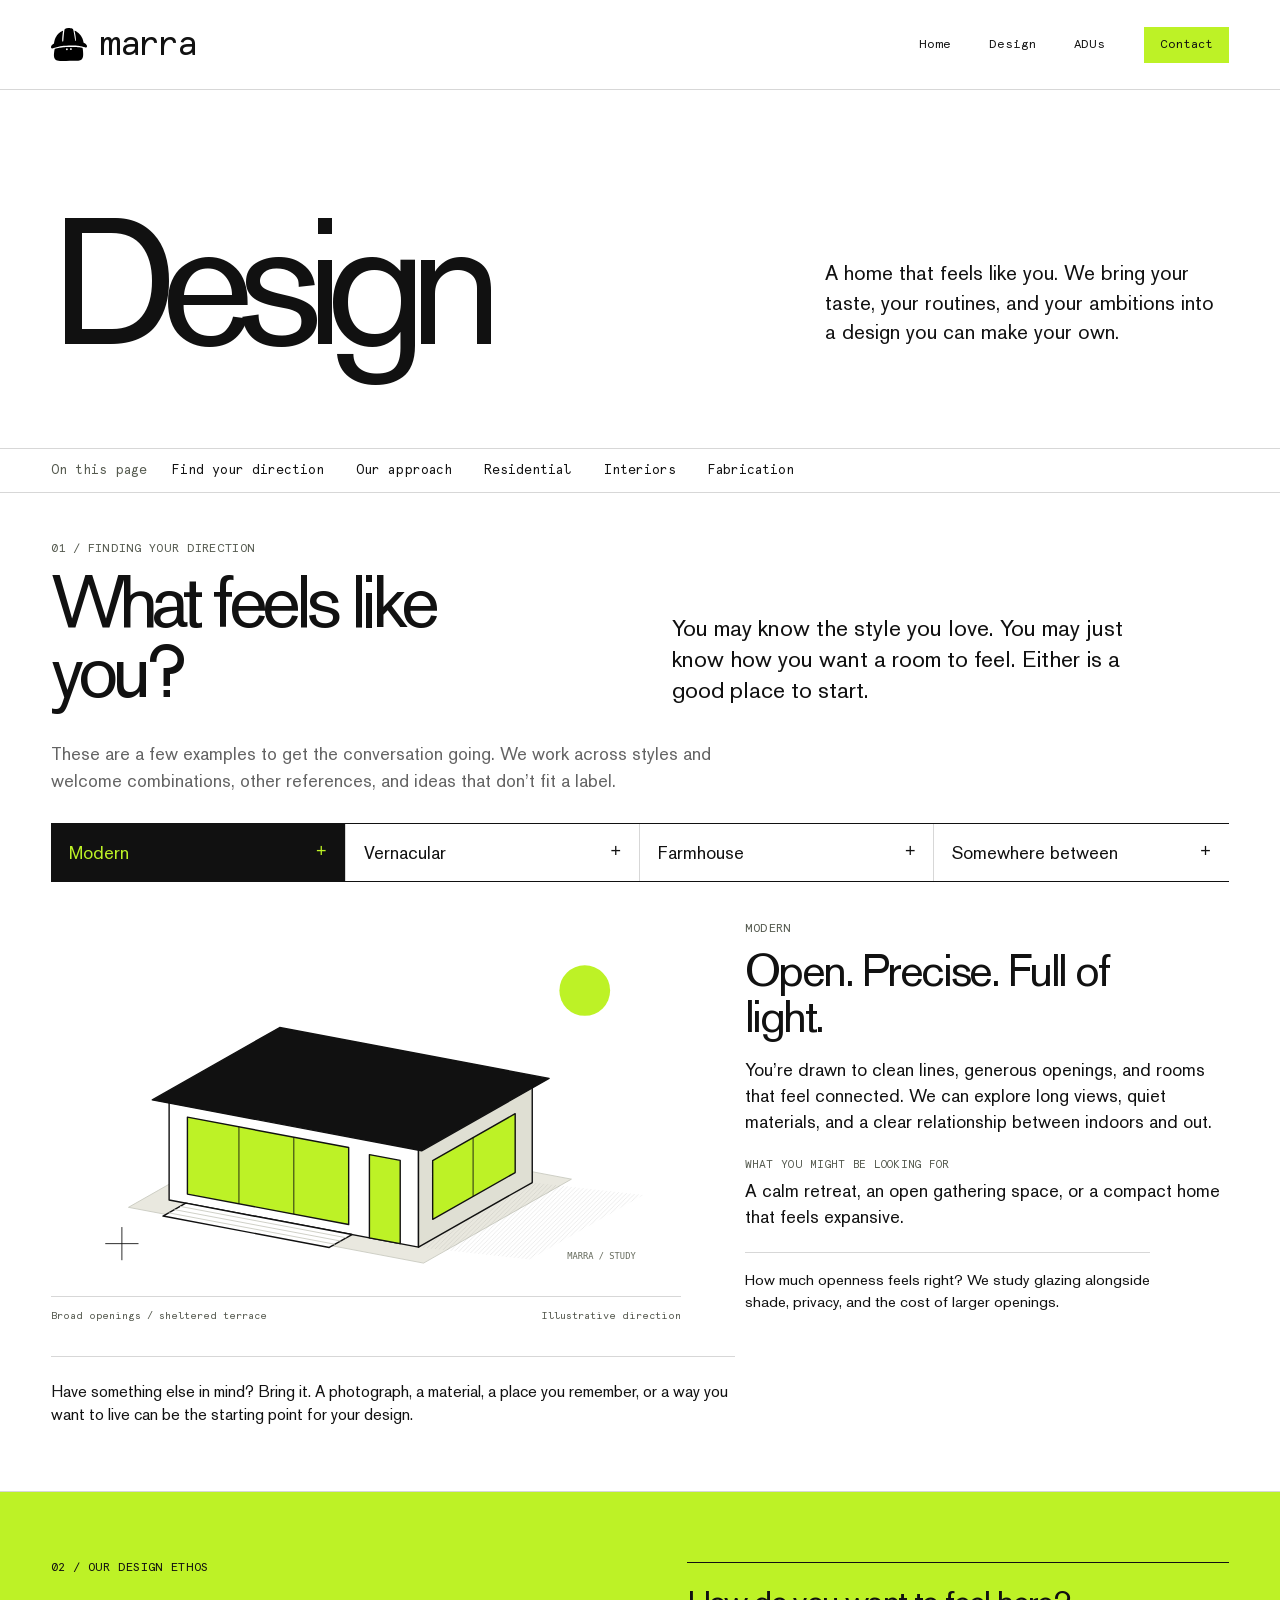
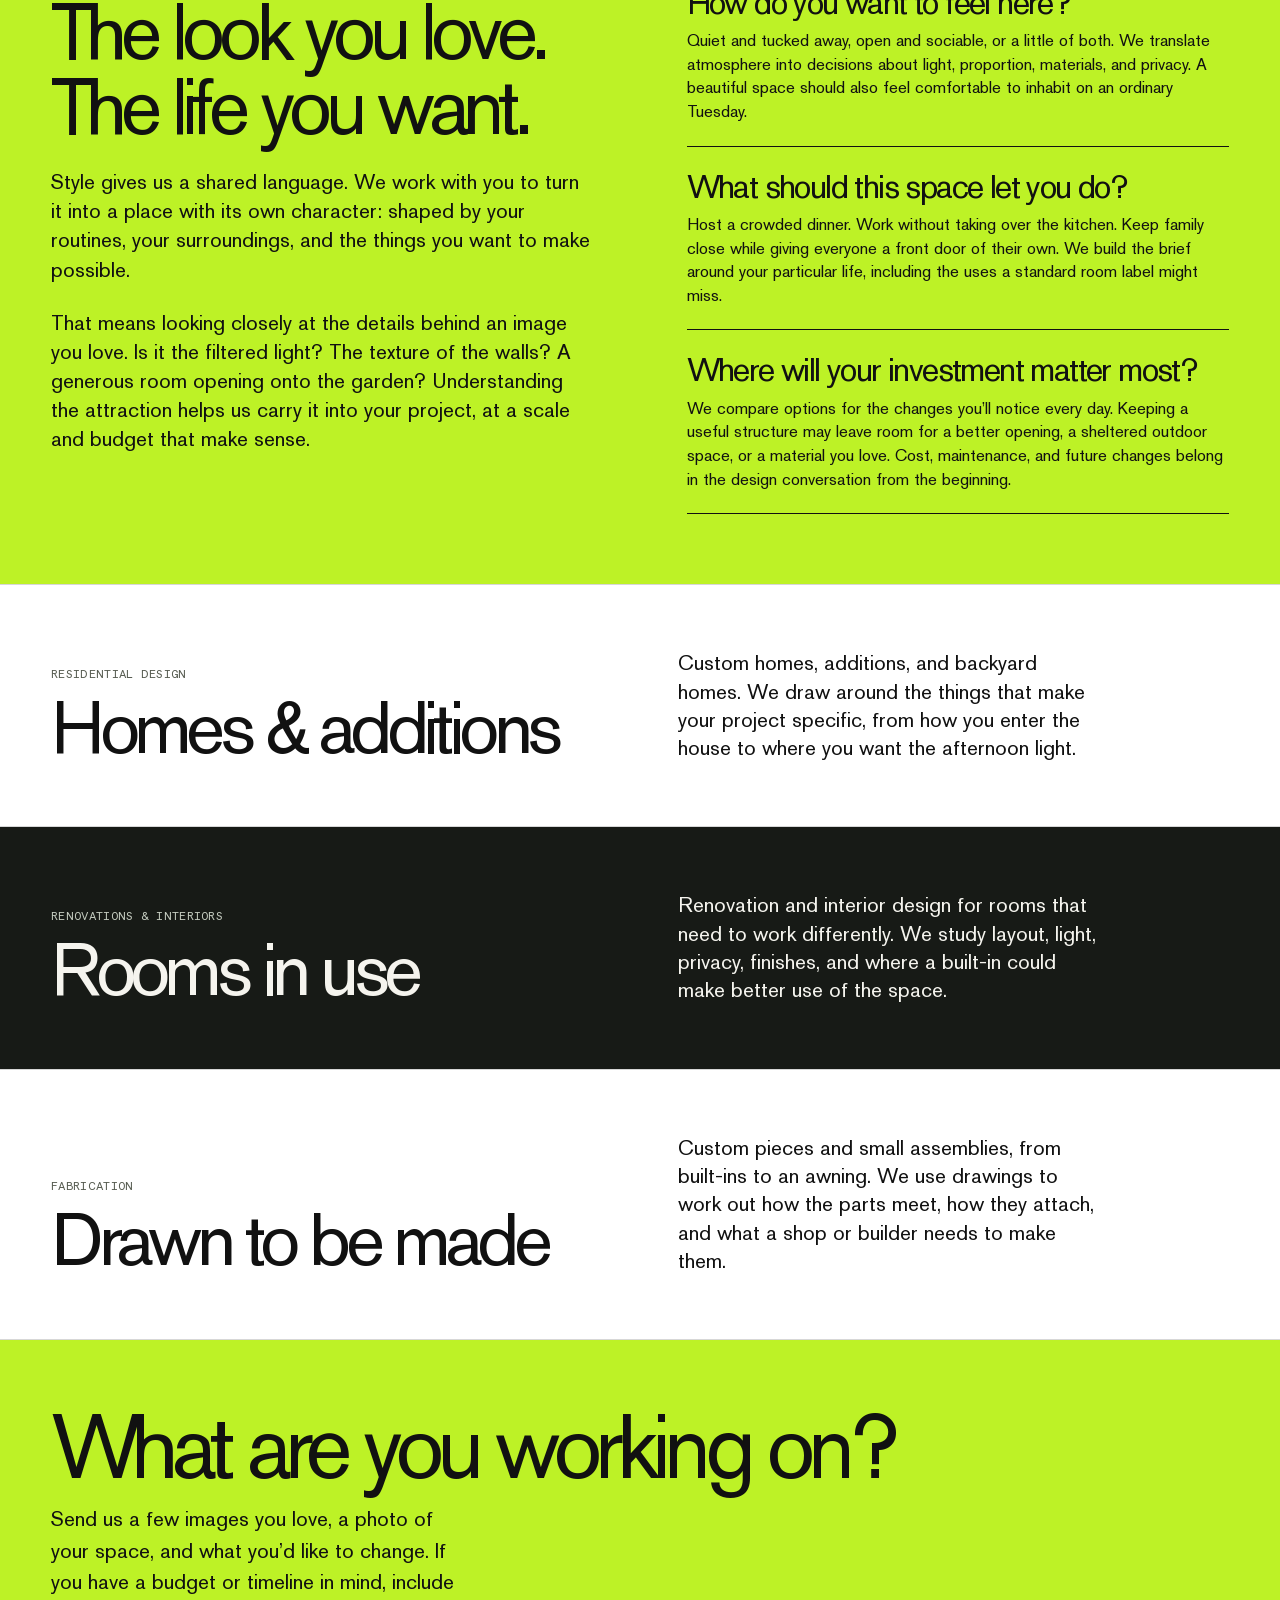
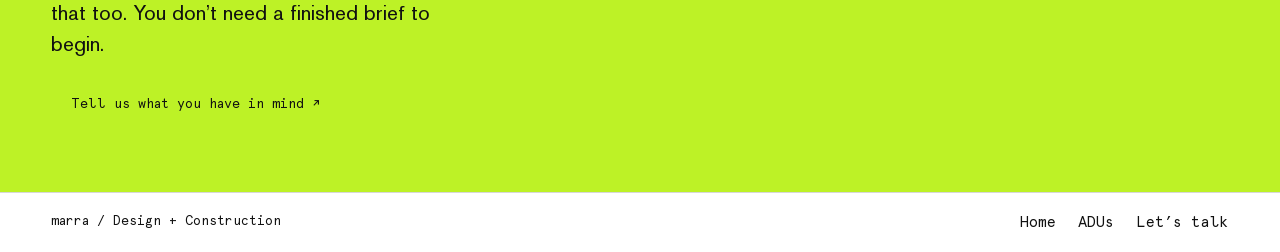
<file: design.html>
<!doctype html>
<html lang="en"><head><meta charset="utf-8"><meta name="viewport" content="width=device-width,initial-scale=1"><title>Design — Marra</title><meta name="description" content="Explore your own direction with Marra: residential design, interiors, and custom fabrication shaped around your taste, daily life, and budget."><meta name="theme-color" content="#bdf226"><link rel="icon" href="[data-uri]" type="image/svg+xml"><style>
@font-face{font-family:Akzidenz;src:url("[data-uri]")}@font-face{font-family:Apercu;src:url("[data-uri]")}
:root{--ink:#111;--paper:#fff;--green:#bdf226;--line:#d7d7d7;--pad:clamp(20px,4vw,76px);--mono:Apercu,monospace}
*{box-sizing:border-box}body{margin:0;background:var(--paper);color:var(--ink);font-family:Akzidenz,Arial,sans-serif}a{color:inherit}button{font:inherit;color:inherit}h1,h2,h3,p,figure{margin:0}html{scroll-behavior:smooth;scroll-padding-top:85px}a:focus-visible,button:focus-visible,summary:focus-visible{outline:3px solid #59820d;outline-offset:4px}
header{display:flex;align-items:center;justify-content:space-between;gap:20px;padding:14px var(--pad);border-bottom:1px solid var(--line);position:relative;z-index:3} .word{font-size:42px;letter-spacing:-.09em;text-decoration:none;line-height:1}nav{display:flex;align-items:center;gap:22px;font-size:15px}nav a{text-decoration:none}details{position:relative}summary{cursor:pointer;list-style:none;background:var(--green);padding:8px 12px}summary::-webkit-details-marker{display:none}.menu{position:absolute;top:100%;right:0;min-width:220px;background:var(--paper);border:1px solid var(--line);padding:8px}.menu a{display:block;padding:10px}.menu a:hover{background:var(--green)}
.hero{padding:44px var(--pad) 25px}.index,.num,.credit{font:13px var(--mono)}.hero-top{display:grid;grid-template-columns:1.3fr .7fr;align-items:end;gap:24px;padding:18px 0 32px}h1{font-size:clamp(92px,14vw,228px);line-height:.79;letter-spacing:-.095em;font-weight:400}.intro{font-size:clamp(18px,2vw,30px);line-height:1.14;max-width:395px;padding-bottom:4px}figcaption{display:flex;justify-content:space-between;gap:12px;padding-top:10px;color:#4f5348}
.index{position:sticky;top:0;z-index:2;background:var(--paper);border-block:1px solid var(--line);display:flex;align-items:center;gap:8px 18px;flex-wrap:wrap;padding:10px var(--pad)}.index span{color:#565b50}.index a{padding:5px 7px;text-decoration:none}.index a[aria-current=true],.index a:hover{background:var(--green)}
section{padding:65px var(--pad);border-bottom:1px solid var(--line)}.section-head{display:grid;grid-template-columns:1fr 1fr;gap:24px;align-items:end;margin-bottom:30px}.num{display:block;margin-bottom:12px;color:#565b50}h2{font-size:clamp(45px,7vw,104px);letter-spacing:-.075em;font-weight:400;line-height:.94}.section-head p,.cta p{font-size:clamp(17px,1.65vw,23px);max-width:425px;line-height:1.34}.dark{background:#171a16;color:#f5f4ee}.dark .num{color:#c4cbbf}.green{background:var(--green)}.cta a{display:inline-block;margin-top:22px;padding:13px 17px;border:1px solid;text-decoration:none}.cta a:hover{background:var(--ink);color:var(--green)}footer{display:flex;justify-content:space-between;gap:16px;flex-wrap:wrap;padding:22px var(--pad)}
@media(max-width:640px){header{gap:12px}nav{gap:10px;font-size:13px}.hero{padding-top:32px}.hero-top,.section-head{grid-template-columns:1fr}.index{gap:3px 5px;font-size:11px}.index span{flex-basis:100%}section{padding-block:45px}}@media(prefers-reduced-motion:reduce){html{scroll-behavior:auto}}



section:not(.cta){display:grid;grid-template-columns:0.8fr 1.2fr;align-items:center;gap:clamp(24px,5vw,80px)}
section:not(.cta) .section-head{display:flex;flex-direction:column;align-items:flex-start;gap:19px;margin:0}
section:not(.cta) h2{font-size:clamp(46px,5.8vw,93px)}


@media(max-width:730px){section:not(.cta){grid-template-columns:1fr}.hero-top{padding-top:0}}

#ethos{display:grid;grid-template-columns:minmax(0,1.03fr) minmax(0,1fr);align-items:start;background:var(--green);padding-block:clamp(52px,8vw,115px)}
#ethos h2{font-size:clamp(45px,6.2vw,100px);max-width:10.5ch;line-height:.94}
#ethos .num{color:var(--ink);margin-bottom:20px}
.ethos-lead{font-size:clamp(17px,1.65vw,23px);line-height:1.38;max-width:45ch;margin-top:24px}
.ethos-principles{border-top:1px solid var(--ink)}
.ethos-principles article{padding:22px 0;border-bottom:1px solid var(--ink)}
.ethos-principles h3{font-size:clamp(23px,2.6vw,38px);font-weight:400;letter-spacing:-.048em;line-height:1.06;margin-bottom:9px}
.ethos-principles p{font-size:clamp(16px,1.3vw,20px);line-height:1.42;max-width:54ch}
#residential,#interiors,#fabrication{display:block;padding-block:clamp(42px,5vw,78px)}
#residential .section-head,#interiors .section-head,#fabrication .section-head{display:grid;grid-template-columns:minmax(0,1fr) minmax(0,1fr);gap:18px 6vw;align-items:end}
@media(max-width:730px){
  #ethos,#residential .section-head,#interiors .section-head,#fabrication .section-head{grid-template-columns:1fr}
  #ethos h2{max-width:13ch}
}


#directions{display:block;padding-top:50px}
.direction-heading{display:grid;grid-template-columns:1fr 1fr;gap:5vw;align-items:end;margin-bottom:35px}
.direction-heading h2{max-width:12ch}
.direction-heading>p{font-size:clamp(18px,1.8vw,25px);line-height:1.35;max-width:36ch}
.style-picker{display:grid;grid-template-columns:repeat(4,1fr);border-top:1px solid var(--ink);border-bottom:1px solid var(--ink)}
.style-picker button{background:none;border:0;border-right:1px solid var(--line);padding:17px 18px;text-align:left;cursor:pointer;display:flex;justify-content:space-between;gap:12px;font-size:18px}
.style-picker button:last-child{border-right:0}.style-picker button[aria-pressed="true"]{background:var(--ink);color:var(--green)}
.style-picker button:hover:not([aria-pressed="true"]){background:#e6edcd}
.direction-panel{display:grid;grid-template-columns:1.3fr 1fr;gap:5vw;align-items:center;padding-top:30px}.direction-panel[hidden]{display:none}
.direction-panel figure{min-width:0}.direction-panel img{width:100%;height:auto;display:block}.direction-panel figcaption{font:10px/1.5 var(--mono);border-top:1px solid var(--line);padding-top:12px}
.direction-copy h3{font-size:clamp(30px,3.5vw,51px);line-height:1.03;font-weight:400;letter-spacing:-.055em;margin-bottom:18px;max-width:16ch}
.direction-copy p{font-size:18px;line-height:1.45;max-width:45ch}.direction-fit{margin-top:24px}.direction-fit .num{font-size:11px;margin-bottom:8px}
.direction-copy .direction-question{font-size:15px;border-top:1px solid var(--line);padding-top:16px;margin-top:22px}
.direction-foot{margin-top:32px;max-width:70ch;font-size:16px;line-height:1.4}
#ethos{gap:6vw;align-items:start;padding-block:70px}#ethos h2{max-width:12ch}.ethos-opening{position:static}.ethos-principles article{padding:22px 0}.ethos-principles article:first-child{padding-top:22px}
@media(max-width:730px){.direction-heading,.direction-panel{grid-template-columns:1fr;gap:25px}.style-picker{grid-template-columns:repeat(2,1fr)}.style-picker button{font-size:15px;padding:14px}.style-picker button:nth-child(-n+2){border-bottom:1px solid var(--line)}.style-picker button:nth-child(2){border-right:0}.direction-copy h3{max-width:22ch}.direction-copy p{max-width:none}#ethos{gap:32px}.direction-panel figcaption{font-size:9px}.direction-heading h2{max-width:none}}
.style-picker button span{font-family:Arial,sans-serif}

/* Shared Marra typography, palette, spacing, and navigation treatment. */
body{-webkit-font-smoothing:antialiased}::selection{background:var(--green);color:var(--ink)}
header{min-height:90px;padding-block:18px;background:var(--paper)}
.word{display:inline-flex;align-items:center;gap:12px;font-family:var(--mono);font-size:35px;letter-spacing:-.07em}.word img{object-fit:contain}
header nav{font:12px var(--mono);gap:clamp(16px,3vw,45px)}header nav>a:last-child{background:var(--green);padding:12px 16px}
header summary{background:none;padding:10px 0}.menu{min-width:230px}
.hero{padding-top:clamp(55px,8vw,120px);padding-bottom:clamp(35px,5vw,65px)}
.intro{line-height:1.45;font-size:clamp(18px,1.6vw,24px);max-width:460px}
.style-introduction{font-size:clamp(16px,1.4vw,20px);line-height:1.48;max-width:72ch;margin:0 0 28px;color:#646464}
.num{text-transform:uppercase;letter-spacing:.025em;font-size:12px}
.direction-foot{padding-top:24px;border-top:1px solid var(--line);max-width:76ch}
.cta a{background:var(--green);border:0;font:13px var(--mono);padding:16px 20px}.cta p{line-height:1.48}
@media(max-width:640px){header{min-height:76px;flex-wrap:wrap}.word{font-size:30px}.word img{width:30px;height:30px}header nav{gap:14px;font-size:11px}header nav>a:last-child{padding:10px}.hero{padding-top:40px}.style-introduction{margin-bottom:22px}}
</style></head>
<body>
<header><a class="word" href="marra.html" aria-label="Marra home"><img src="[data-uri]" alt="" width="36" height="36">marra</a><nav aria-label="Website pages"><a href="marra.html">Home</a><a href="design.html" aria-current="page">Design</a><a href="adu.html">ADUs</a><a href="#contact">Contact</a></nav></header>
<main id="top">
<div class="hero">

<div class="hero-top"><h1>Design</h1><p class="intro">A home that feels like you. We bring your taste, your routines, and your ambitions into a design you can make your own.</p></div>
</div>
<nav class="index" aria-label="On this page"><span>On this page</span><a href="#directions">Find your direction</a><a href="#ethos">Our approach</a><a href="#residential">Residential</a><a href="#interiors">Interiors</a><a href="#fabrication">Fabrication</a></nav>

<section id="directions" aria-labelledby="directions-title"><div class="direction-heading"><div><span class="num">01 / Finding your direction</span><h2 id="directions-title">What feels like you?</h2></div><p>You may know the style you love. You may just know how you want a room to feel. Either is a good place to start.</p></div><p class="style-introduction" id="style-introduction">These are a few examples to get the conversation going. We work across styles and welcome combinations, other references, and ideas that don’t fit a label.</p><div class="style-picker" role="group" aria-label="Explore example design directions" aria-describedby="style-introduction"><button type="button" data-direction="modern" aria-pressed="true" aria-controls="direction-modern">Modern<span aria-hidden="true">+</span></button><button type="button" data-direction="vernacular" aria-pressed="false" aria-controls="direction-vernacular">Vernacular<span aria-hidden="true">+</span></button><button type="button" data-direction="farmhouse" aria-pressed="false" aria-controls="direction-farmhouse">Farmhouse<span aria-hidden="true">+</span></button><button type="button" data-direction="mixed" aria-pressed="false" aria-controls="direction-mixed">Somewhere between<span aria-hidden="true">+</span></button></div><div class="direction-panel" id="direction-modern"><figure><img src="[data-uri]" alt="Conceptual modern house: broad openings / sheltered terrace" width="720" height="440"><figcaption><span>Broad openings / sheltered terrace</span><span>Illustrative direction</span></figcaption></figure><div class="direction-copy"><span class="num">Modern</span><h3>Open. Precise. Full of light.</h3><p>You’re drawn to clean lines, generous openings, and rooms that feel connected. We can explore long views, quiet materials, and a clear relationship between indoors and out.</p><div class="direction-fit"><span class="num">What you might be looking for</span><p>A calm retreat, an open gathering space, or a compact home that feels expansive.</p></div><p class="direction-question">How much openness feels right? We study glazing alongside shade, privacy, and the cost of larger openings.</p></div></div><div class="direction-panel" id="direction-vernacular" hidden><figure><img src="[data-uri]" alt="Conceptual vernacular house: simple gable / textured siding" width="720" height="440"><figcaption><span>Simple gable / textured siding</span><span>Illustrative direction</span></figcaption></figure><div class="direction-copy"><span class="num">Vernacular</span><h3>Familiar forms. A sense of place.</h3><p>You want a home that belongs to its setting. Local building patterns, a familiar roofline, and materials with texture can give a new space a sense of continuity without copying the house next door.</p><div class="direction-fit"><span class="num">What you might be looking for</span><p>An addition that sits comfortably with an older house, or a small dwelling with warmth and character.</p></div><p class="direction-question">What is worth carrying forward? We look at the existing proportions, useful materials, and how the building meets the yard.</p></div></div><div class="direction-panel" id="direction-farmhouse" hidden><figure><img src="[data-uri]" alt="Conceptual farmhouse house: deep porch / shared threshold" width="720" height="440"><figcaption><span>Deep porch / shared threshold</span><span>Illustrative direction</span></figcaption></figure><div class="direction-copy"><span class="num">Farmhouse</span><h3>A generous welcome. Room to gather.</h3><p>You like the ease of a pitched roof, a covered porch, and spaces that draw people together. We can develop that warmth through proportions, natural textures, and the details you touch every day.</p><div class="direction-fit"><span class="num">What you might be looking for</span><p>A sociable kitchen, a shaded place to sit, and a useful transition between the garden and the house.</p></div><p class="direction-question">Which details do the work? We balance the porch, roof, windows, and finishes so the character comes from the whole design.</p></div></div><div class="direction-panel" id="direction-mixed" hidden><figure><img src="[data-uri]" alt="Conceptual somewhere between house: familiar roof / contemporary addition" width="720" height="440"><figcaption><span>Familiar roof / contemporary addition</span><span>Illustrative direction</span></figcaption></figure><div class="direction-copy"><span class="num">Somewhere between</span><h3>Your references don’t have to match.</h3><p>An old brick house and a crisp new addition. A simple gable with a generous glass opening. You might love several styles, or have an idea that doesn’t fit a label. We help find the relationships that make it feel intentional.</p><div class="direction-fit"><span class="num">What you might be looking for</span><p>Something personal: familiar in some ways, surprising in others, and suited to how you actually live.</p></div><p class="direction-question">What ties it together? A repeated material, a shared proportion, or a carefully placed connection can bring different forms into conversation.</p></div></div><p class="direction-foot">Have something else in mind? Bring it. A photograph, a material, a place you remember, or a way you want to live can be the starting point for your design.</p></section>
<section id="ethos" aria-labelledby="ethos-title"><div class="ethos-opening"><span class="num">02 / Our design ethos</span><h2 id="ethos-title">The look you love.<br>The life you want.</h2><p class="ethos-lead">Style gives us a shared language. We work with you to turn it into a place with its own character: shaped by your routines, your surroundings, and the things you want to make possible.</p><p class="ethos-lead">That means looking closely at the details behind an image you love. Is it the filtered light? The texture of the walls? A generous room opening onto the garden? Understanding the attraction helps us carry it into your project, at a scale and budget that make sense.</p></div><div class="ethos-principles">
<article><h3>How do you want to feel here?</h3><p>Quiet and tucked away, open and sociable, or a little of both. We translate atmosphere into decisions about light, proportion, materials, and privacy. A beautiful space should also feel comfortable to inhabit on an ordinary Tuesday.</p></article>
<article><h3>What should this space let you do?</h3><p>Host a crowded dinner. Work without taking over the kitchen. Keep family close while giving everyone a front door of their own. We build the brief around your particular life, including the uses a standard room label might miss.</p></article>
<article><h3>Where will your investment matter most?</h3><p>We compare options for the changes you’ll notice every day. Keeping a useful structure may leave room for a better opening, a sheltered outdoor space, or a material you love. Cost, maintenance, and future changes belong in the design conversation from the beginning.</p></article>
</div></section>
<section id="residential"><div class="section-head"><div><span class="num">Residential design</span><h2>Homes &amp; additions</h2></div><p>Custom homes, additions, and backyard homes. We draw around the things that make your project specific, from how you enter the house to where you want the afternoon light.</p></div></section>
<section id="interiors" class="dark"><div class="section-head"><div><span class="num">Renovations &amp; interiors</span><h2>Rooms in use</h2></div><p>Renovation and interior design for rooms that need to work differently. We study layout, light, privacy, finishes, and where a built-in could make better use of the space.</p></div></section>
<section id="fabrication"><div class="section-head"><div><span class="num">Fabrication</span><h2>Drawn to be made</h2></div><p>Custom pieces and small assemblies, from built-ins to an awning. We use drawings to work out how the parts meet, how they attach, and what a shop or builder needs to make them.</p></div></section>

<section class="green cta" id="contact"><h2>What are you working on?</h2><p style="margin-top:14px">Send us a few images you love, a photo of your space, and what you’d like to change. If you have a budget or timeline in mind, include that too. You don’t need a finished brief to begin.</p><a href="mailto:mario@marra.works">Tell us what you have in mind ↗</a></section>
</main><footer class="credit"><span>marra / Design + Construction</span><nav aria-label="Footer pages"><a href="marra.html">Home</a><a href="adu.html">ADUs</a><a href="marra.html#contact-form">Let’s talk</a></nav></footer>

<script>
document.querySelectorAll('[data-direction]').forEach(button => {
  button.addEventListener('click', () => {
    document.querySelectorAll('[data-direction]').forEach(item => item.setAttribute('aria-pressed', String(item === button)));
    document.querySelectorAll('.direction-panel').forEach(panel => panel.hidden = panel.id !== 'direction-' + button.dataset.direction);
  });
});
const links = [...document.querySelectorAll('.index a')];
function updateIndex() {
  let current;
  for (const link of links) {
    if (document.querySelector(link.hash).getBoundingClientRect().top < 145) current = link;
  }
  for (const link of links) {
    if (link === current) link.setAttribute('aria-current','true');
    else link.removeAttribute('aria-current');
  }
}
window.addEventListener('scroll', updateIndex, {passive:true});
window.addEventListener('resize', updateIndex);
updateIndex();
</script></body></html>
</file>
